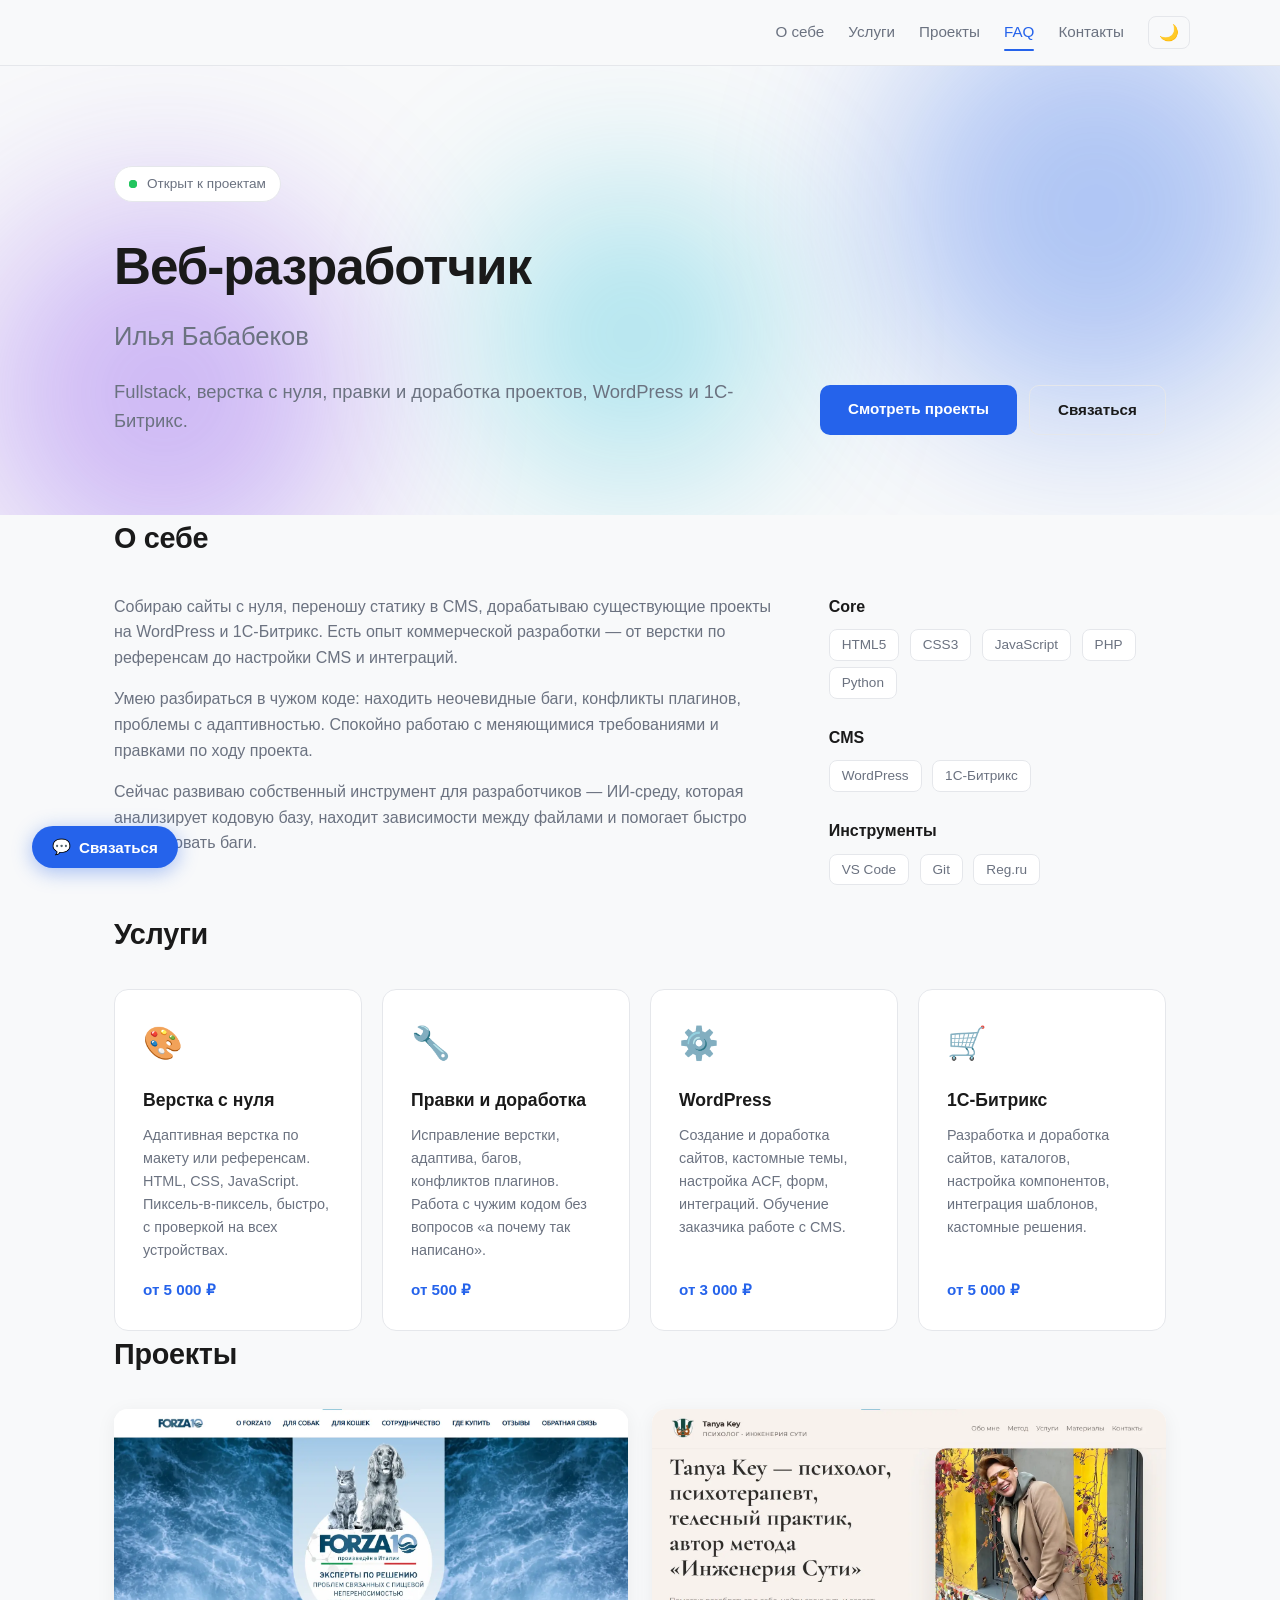
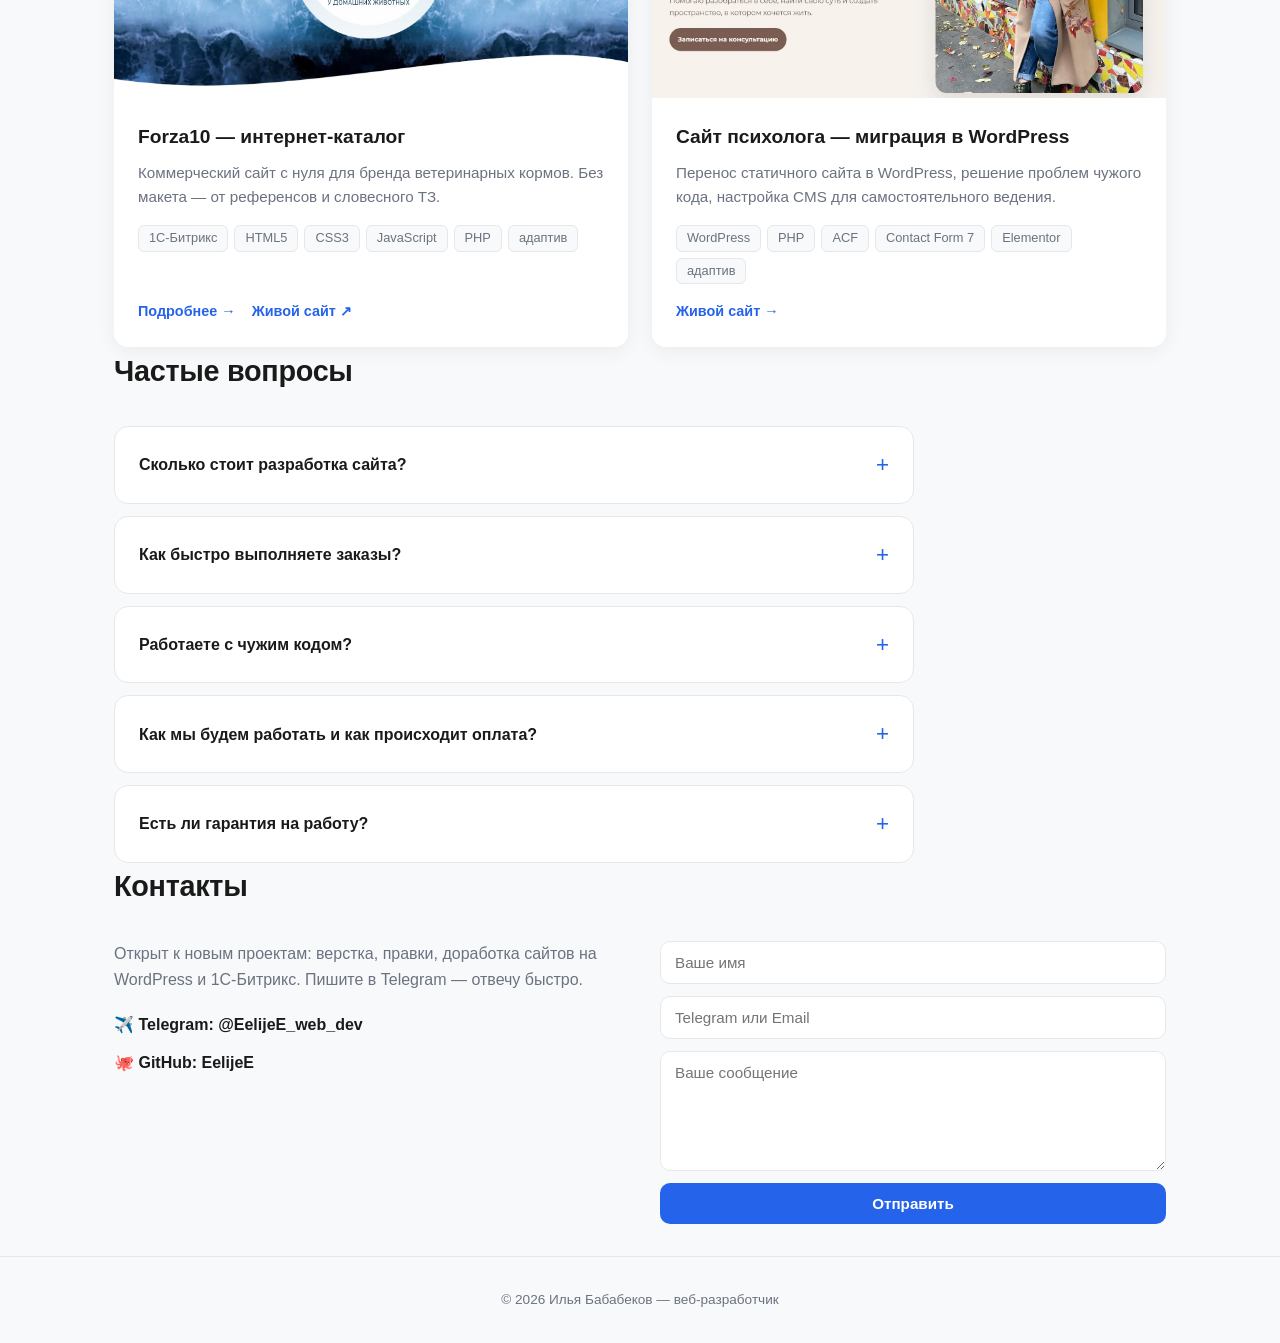
<file: index.html>
<!DOCTYPE html>
<html lang="ru" data-theme="light">
<head>
  <meta charset="UTF-8" />
  <meta name="viewport" content="width=device-width, initial-scale=1.0" />

  <title>Илья Бабабеков — Веб-разработчик</title>
  <meta name="description" content="Веб-разработчик. Верстка с нуля, правки и доработка сайтов на WordPress и 1С-Битрикс. Опыт коммерческой разработки." />
  <meta name="keywords" content="веб-разработчик, верстка, WordPress, 1С-Битрикс, фронтенд, HTML, CSS, JavaScript, PHP" />
  <meta name="author" content="Илья Бабабеков" />

  <!-- Open Graph — превью при отправке ссылки в Telegram, VK, WhatsApp -->
  <meta property="og:type" content="website" />
  <meta property="og:title" content="Илья Бабабеков — Веб-разработчик" />
  <meta property="og:description" content="Верстка с нуля, правки и доработка сайтов на WordPress и 1С-Битрикс." />
  <meta property="og:url" content="https://eelijee.github.io/" />
  <meta property="og:image" content="https://eelijee.github.io/images/og-preview.png" />
  <meta property="og:locale" content="ru_RU" />

  <!-- Twitter Card -->
  <meta name="twitter:card" content="summary_large_image" />
  <meta name="twitter:title" content="Илья Бабабеков — Веб-разработчик" />
  <meta name="twitter:description" content="Верстка с нуля, правки и доработка сайтов на WordPress и 1С-Битрикс." />
  <meta name="twitter:image" content="https://eelijee.github.io/images/og-preview.png" />

  <!-- Favicon -->
  <link rel="icon" type="image/svg+xml" href="favicon.svg" />

  <link rel="stylesheet" href="style.css" />
</head>
<body>

  <header>
    <div class="container nav">
      <a href="#" class="logo">
        <!-- Вставьте сюда ваш SVG-код логотипа -->
      </a>
<nav class="nav-links">
  <a href="#about">О себе</a>
  <a href="#services">Услуги</a>
  <a href="#projects">Проекты</a>
  <a href="#faq">FAQ</a>
  <a href="#contact">Контакты</a>
  <button class="theme-toggle" id="themeToggle" aria-label="Переключить тему">🌙</button>
</nav>
<button class="burger" id="burger" aria-label="Меню" aria-expanded="false">
  <span></span>
  <span></span>
  <span></span>
</button>
    </div>
  </header>
  <div class="mobile-menu" id="mobileMenu">
  <nav class="mobile-menu-links">
    <a href="#about" data-num="01">О себе</a>
    <a href="#services" data-num="02">Услуги</a>
    <a href="#projects" data-num="03">Проекты</a>
    <a href="#faq" data-num="04">FAQ</a>
    <a href="#contact" data-num="05">Контакты</a>
  </nav>
</div>

  <main>

<section class="hero">
  <div class="hero-bg">
    <div class="blob blob-1"></div>
    <div class="blob blob-2"></div>
    <div class="blob blob-3"></div>
  </div>

  <div class="hero-content container">
    <div class="hero-text">
      <div class="status-badge">
        <span class="status-dot"></span>
        Открыт к проектам
      </div>
      <h1>Веб-разработчик</h1>
      <h2>Илья Бабабеков</h2>
      <p class="subtitle">Fullstack, верстка с нуля, правки и доработка проектов, WordPress и 1С-Битрикс.</p>
    </div>
    <div class="hero-buttons">
      <a href="#projects" class="btn btn-primary">Смотреть проекты</a>
      <a href="#contact" class="btn btn-outline">Связаться</a>
    </div>
  </div>
</section>

    <section id="about" class="container reveal">
      <h2 class="section-title">О себе</h2>
      <div class="about-content">
        <div class="about-text">
          <p>
            Собираю сайты с нуля, переношу статику в CMS, дорабатываю существующие проекты
            на WordPress и 1С-Битрикс. Есть опыт коммерческой разработки — от верстки
            по референсам до настройки CMS и интеграций.
          </p>
          <p>
            Умею разбираться в чужом коде: находить неочевидные баги, конфликты плагинов,
            проблемы с адаптивностью. Спокойно работаю с меняющимися требованиями и
            правками по ходу проекта.
          </p>
          <p>
            Сейчас развиваю собственный инструмент для разработчиков — ИИ-среду, которая
            анализирует кодовую базу, находит зависимости между файлами и помогает
            быстро локализовать баги.
          </p>
        </div>
        <div class="skills">
          <div class="skills-group">
            <h3>Core</h3>
            <span class="skill-tag">HTML5</span>
            <span class="skill-tag">CSS3</span>
            <span class="skill-tag">JavaScript</span>
            <span class="skill-tag">PHP</span>
            <span class="skill-tag">Python</span>
          </div>
          <div class="skills-group">
            <h3>CMS</h3>
            <span class="skill-tag">WordPress</span>
            <span class="skill-tag">1С-Битрикс</span>
          </div>
          <div class="skills-group">
            <h3>Инструменты</h3>
            <span class="skill-tag">VS Code</span>
            <span class="skill-tag">Git</span>
            <span class="skill-tag">Reg.ru</span>
          </div>
        </div>
      </div>
    </section>

<section id="services" class="container reveal">
  <h2 class="section-title">Услуги</h2>
  <div class="services-grid">

    <div class="service-card">
      <div class="service-icon">🎨</div>
      <h3>Верстка с нуля</h3>
      <p>Адаптивная верстка по макету или референсам. HTML, CSS, JavaScript. Пиксель-в-пиксель, быстро, с проверкой на всех устройствах.</p>
      <span class="service-price">от 5 000 ₽</span>
    </div>

    <div class="service-card">
      <div class="service-icon">🔧</div>
      <h3>Правки и доработка</h3>
      <p>Исправление верстки, адаптива, багов, конфликтов плагинов. Работа с чужим кодом без вопросов «а почему так написано».</p>
      <span class="service-price">от 500 ₽</span>
    </div>

    <div class="service-card">
      <div class="service-icon">⚙️</div>
      <h3>WordPress</h3>
      <p>Создание и доработка сайтов, кастомные темы, настройка ACF, форм, интеграций. Обучение заказчика работе с CMS.</p>
      <span class="service-price">от 3 000 ₽</span>
    </div>

    <div class="service-card">
      <div class="service-icon">🛒</div>
      <h3>1С-Битрикс</h3>
      <p>Разработка и доработка сайтов, каталогов, настройка компонентов, интеграция шаблонов, кастомные решения.</p>
      <span class="service-price">от 5 000 ₽</span>
    </div>

  </div>
</section>

    <section id="projects" class="container reveal">
      <h2 class="section-title">Проекты</h2>
      <div class="projects-grid">

        <article class="project-card">
          <img src="images/forza10-preview.webp" alt="Forza10 — интернет-каталог" class="project-image" />
          <div class="project-body">
            <h3 class="project-title">Forza10 — интернет-каталог</h3>
            <p class="project-desc">
              Коммерческий сайт с нуля для бренда ветеринарных кормов. Без макета —
              от референсов и словесного ТЗ.
            </p>
            <div class="project-tags">
              <span>1С-Битрикс</span>
              <span>HTML5</span>
              <span>CSS3</span>
              <span>JavaScript</span>
              <span>PHP</span>
              <span>адаптив</span>
            </div>
<div class="project-links">
  <a href="projects/forza10.html">Подробнее →</a>
  <a href="https://форза10.рф" target="_blank" rel="noopener">Живой сайт ↗</a>
</div>
          </div>
        </article>

        <article class="project-card">
          <img src="images/psy-preview.webp" alt="Сайт психолога на WordPress" class="project-image" />
          <div class="project-body">
            <h3 class="project-title">Сайт психолога — миграция в WordPress</h3>
            <p class="project-desc">
              Перенос статичного сайта в WordPress, решение проблем чужого кода,
              настройка CMS для самостоятельного ведения.
            </p>
            <div class="project-tags">
              <span>WordPress</span>
              <span>PHP</span>
              <span>ACF</span>
              <span>Contact Form 7</span>
              <span>Elementor</span>
              <span>адаптив</span>
            </div>
            <div class="project-links">
              <a href="https://ingener-psy.ru" target="_blank" rel="noopener">Живой сайт →</a>
            </div>
          </div>
        </article>

      </div>
    </section>

<section id="faq" class="container reveal">
  <h2 class="section-title">Частые вопросы</h2>
  <div class="faq-list">

    <details class="faq-item">
      <summary>Сколько стоит разработка сайта?</summary>
      <p>Зависит от задачи. Верстка лендинга — от 5 000 ₽, правки — от 500 ₽, доработка на CMS — от 3 000 ₽. Точную цену скажу после обсуждения задачи. Напишите в Telegram — разберём.</p>
    </details>

    <details class="faq-item">
      <summary>Как быстро выполняете заказы?</summary>
      <p>Небольшие правки — 1–2 дня. Верстка или крупные доработки — обсуждаем сроки индивидуально. Обычно беру на себя реалистичные сроки и не срываю их.</p>
    </details>

    <details class="faq-item">
      <summary>Работаете с чужим кодом?</summary>
      <p>Да, это одна из моих сильных сторон. Разбираюсь в проектах, оставшихся от других разработчиков: нахожу баги, конфликты плагинов, проблемы с адаптивом. Аккуратно правлю, не ломая существующее.</p>
    </details>

    <details class="faq-item">
      <summary>Как мы будем работать и как происходит оплата?</summary>
      <p>Обсуждаем задачу в Telegram, я оцениваю сроки и стоимость. Работаю по предоплате 50% или поэтапной оплате. Все детали обсуждаем до старта — никаких сюрпризов в процессе.</p>
    </details>

    <details class="faq-item">
      <summary>Есть ли гарантия на работу?</summary>
      <p>Да. Если после сдачи обнаружатся баги, которые появились из-за моих правок — исправлю бесплатно в течение двух недель. Это стандартная практика для аккуратной работы.</p>
    </details>

  </div>
</section>

    <section id="contact" class="container reveal">
      <h2 class="section-title">Контакты</h2>
      <div class="contact-grid">
        <div class="contact-info">
          <p>
            Открыт к новым проектам: верстка, правки, доработка сайтов на WordPress
            и 1С-Битрикс. Пишите в Telegram — отвечу быстро.
          </p>
          <div class="contact-links">
            <a href="https://t.me/EelijeE_web_dev" target="_blank" rel="noopener">
              ✈️ Telegram: @EelijeE_web_dev
            </a>
            <a href="https://github.com/EelijeE" target="_blank" rel="noopener">
              🐙 GitHub: EelijeE
            </a>
          </div>
        </div>
        <form id="contact-form">
          <input type="text" name="name" placeholder="Ваше имя" required />
          <input type="text" name="contact" placeholder="Telegram или Email" required />
          <textarea name="message" placeholder="Ваше сообщение" required></textarea>
          <button type="submit" class="btn btn-primary">Отправить</button>
          <p class="form-status" id="form-status"></p>
        </form>
      </div>
    </section>

  </main>

  <footer>
    <div class="container">
      © 2026 Илья Бабабеков — веб-разработчик
    </div>
  </footer>
<!-- Прогресс-бар чтения -->
<div class="scroll-progress" id="scrollProgress"></div>

<!-- Кнопка «Наверх» -->
<button class="back-to-top" id="backToTop" aria-label="Наверх">↑</button>
<button class="floating-contact" id="floatingContact" aria-label="Связаться">
  <span>💬</span>
  <span class="floating-contact-label">Связаться</span>
</button>
  <script src="script.js"></script>
</body>
</html>
</file>
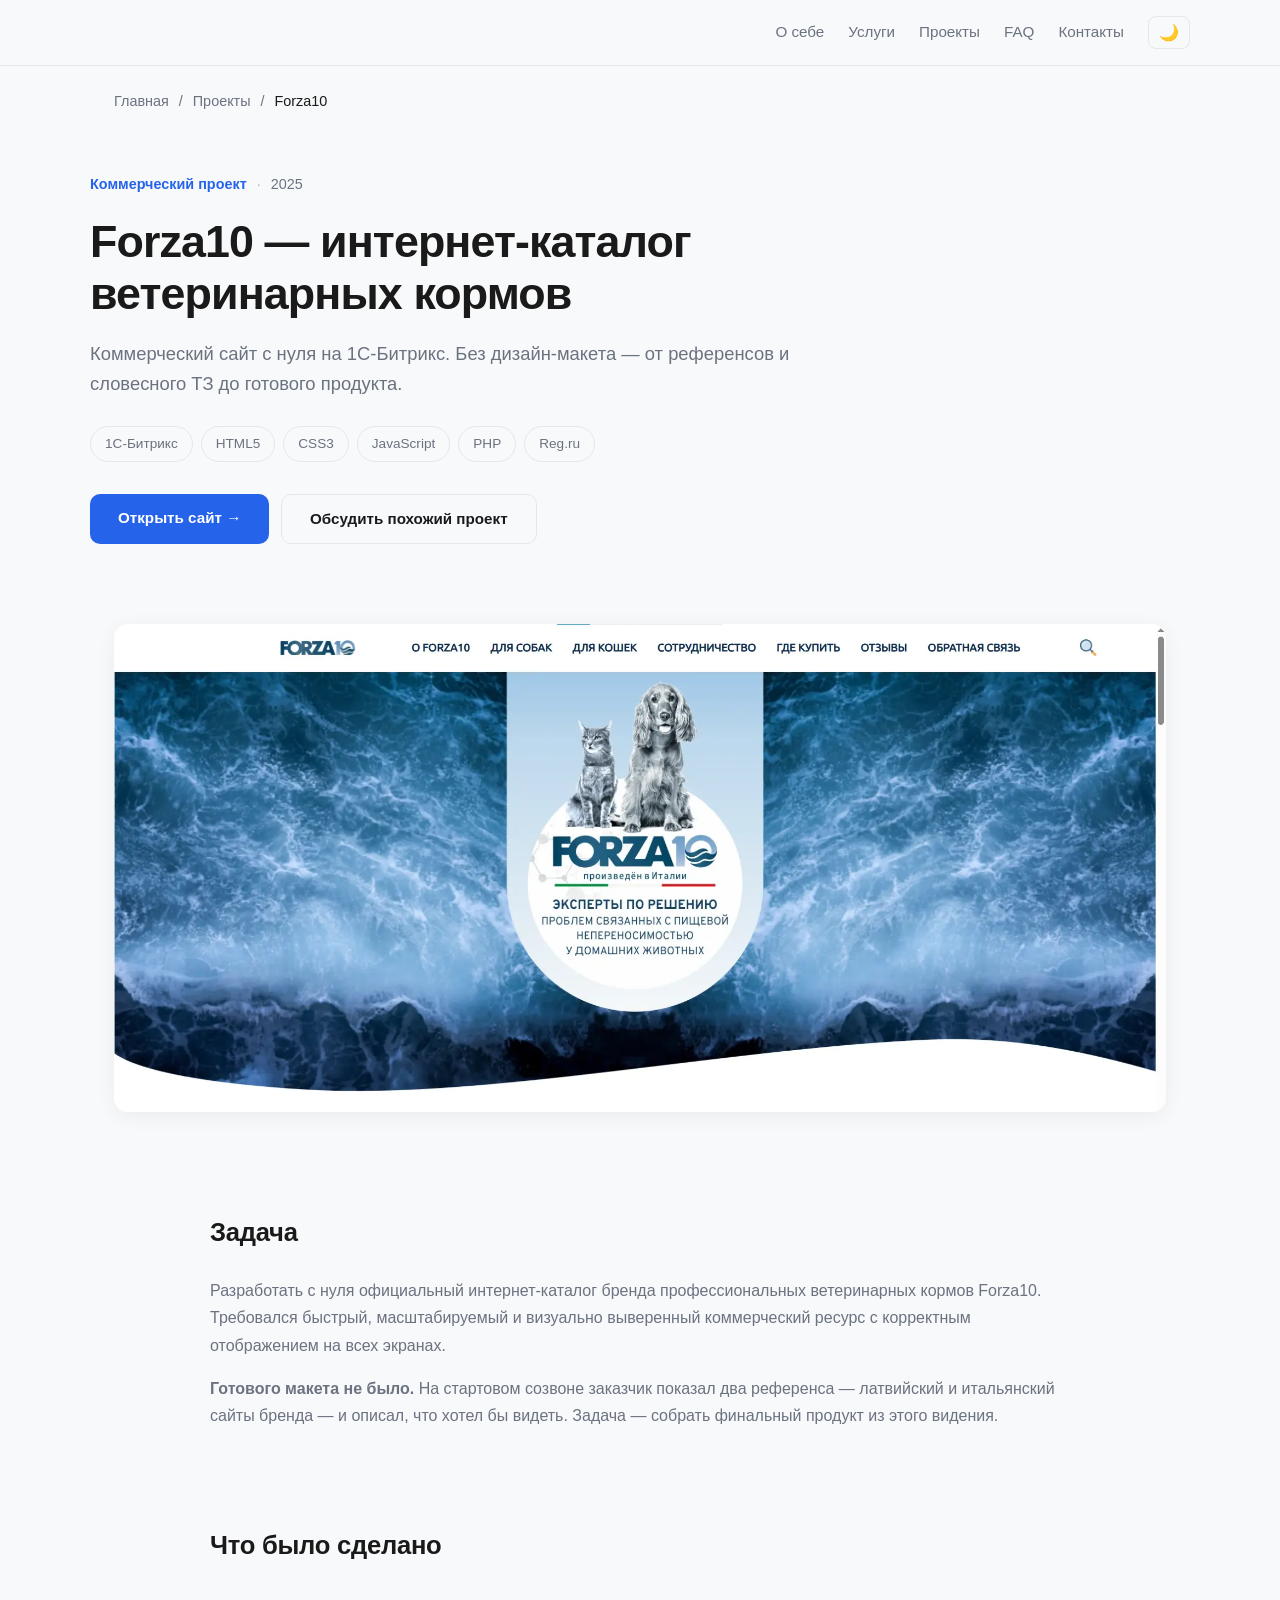
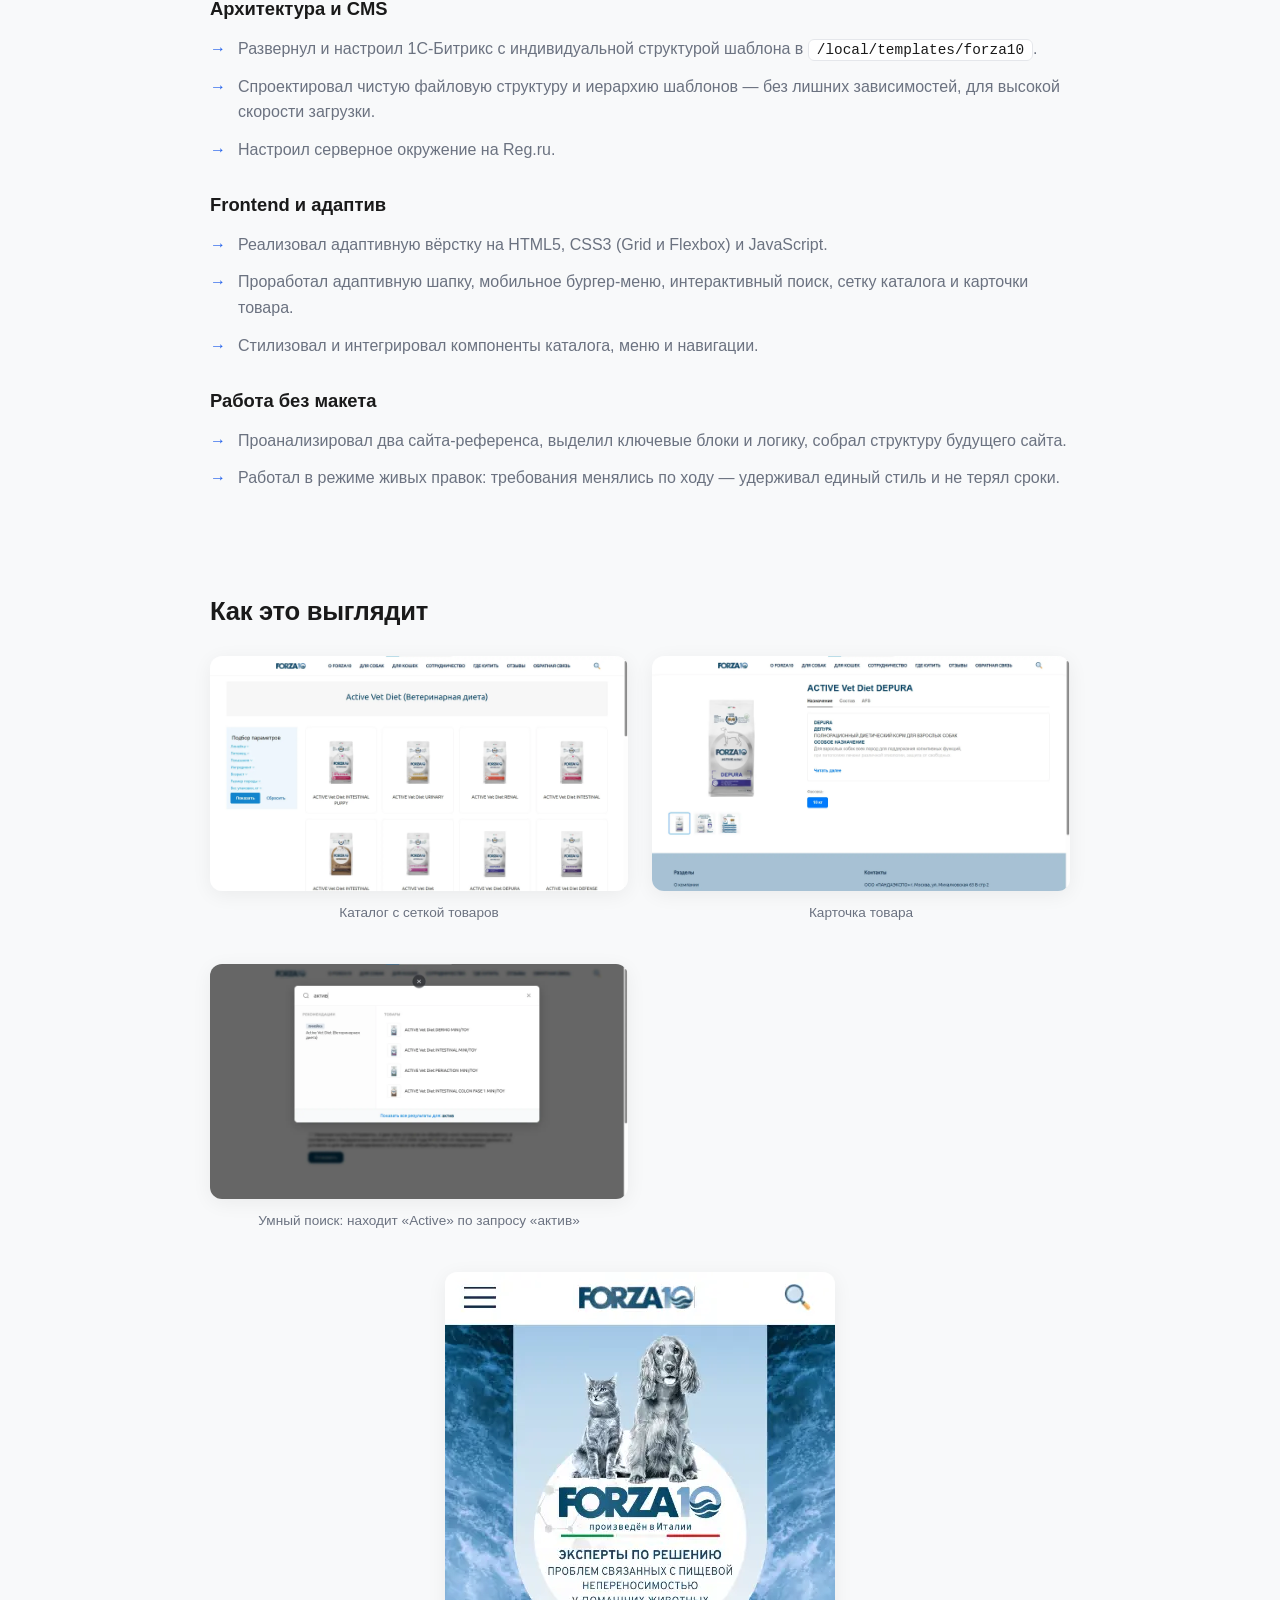
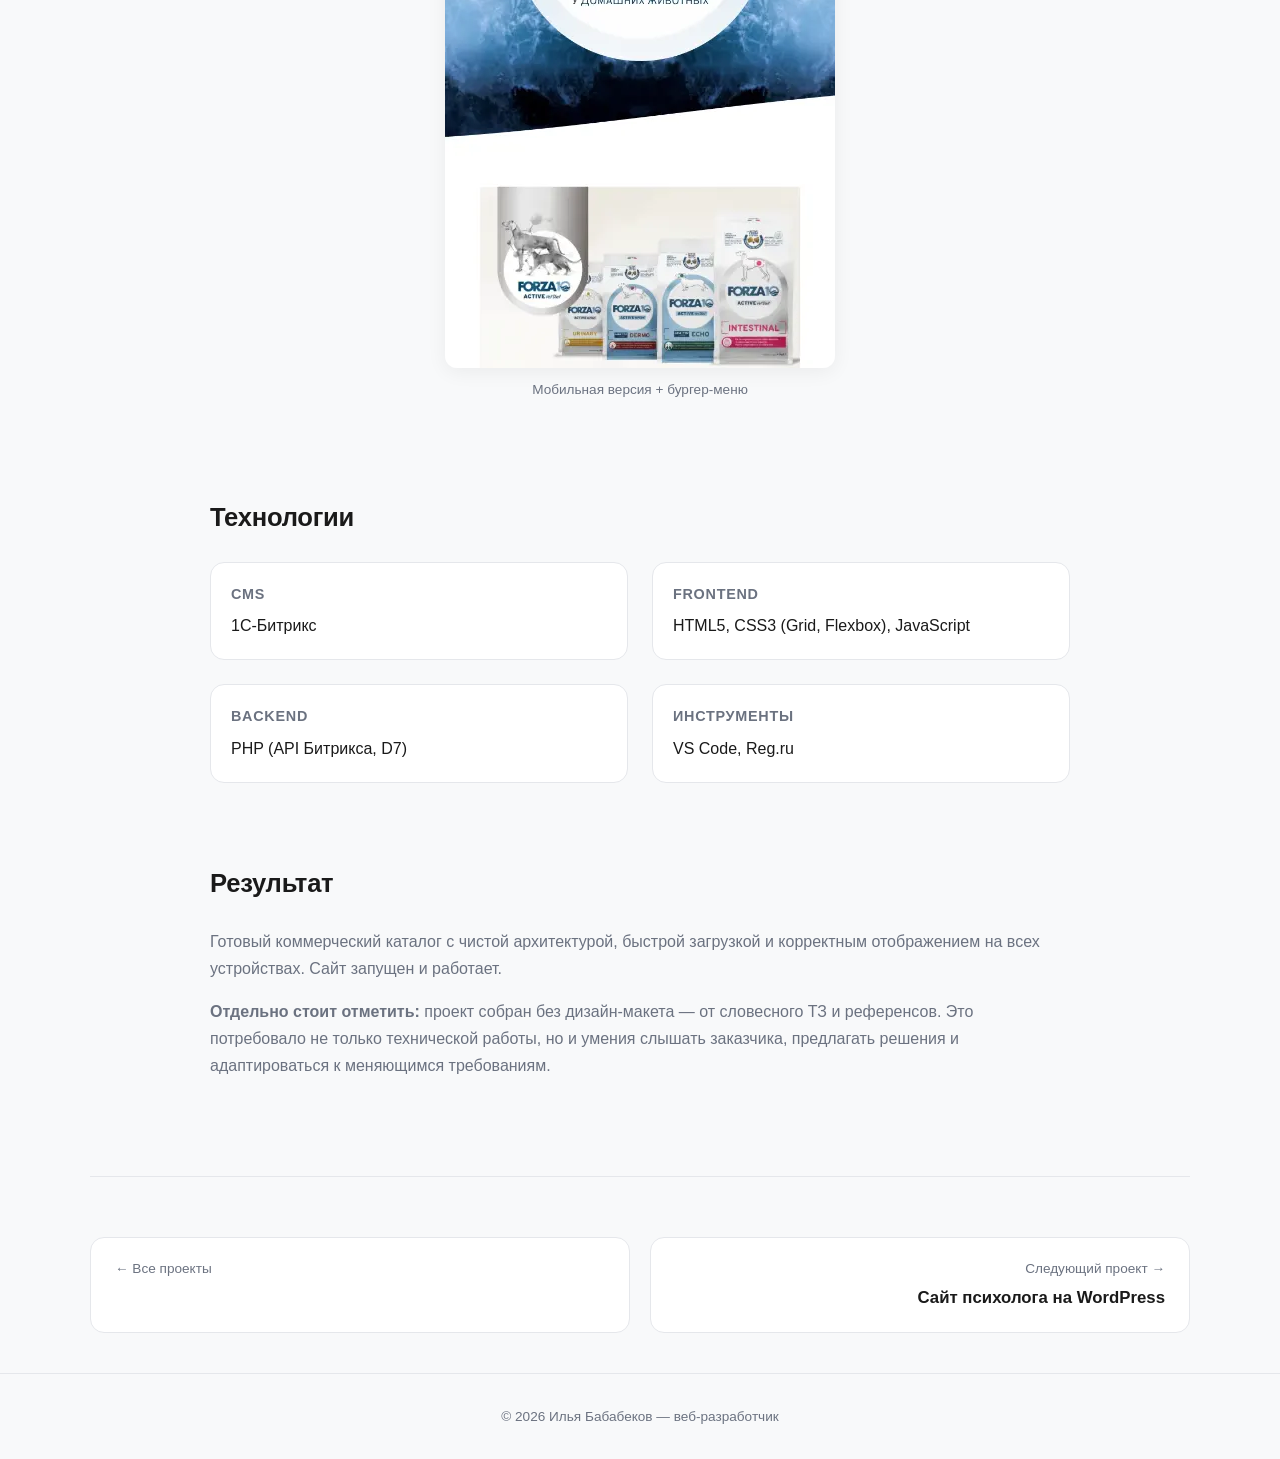
<file: projects/forza10.html>
<!DOCTYPE html>
<html lang="ru" data-theme="light">
<head>
  <meta charset="UTF-8" />
  <meta name="viewport" content="width=device-width, initial-scale=1.0" />
  <title>Forza10 — интернет-каталог | Илья Бабабеков</title>
  <meta name="description" content="Коммерческий сайт с нуля для бренда ветеринарных кормов на 1С-Битрикс. Без макета — от референсов и словесного ТЗ." />
  <link rel="icon" type="image/svg+xml" href="../favicon.svg" />
  <link rel="stylesheet" href="../style.css" />
</head>
<body>

  <header>
    <div class="container nav">
      <a href="../index.html" class="logo">
        <!-- Вставьте тот же SVG-код логотипа -->
      </a>
      <nav class="nav-links">
        <a href="../index.html#about">О себе</a>
        <a href="../index.html#services">Услуги</a>
        <a href="../index.html#projects">Проекты</a>
        <a href="../index.html#faq">FAQ</a>
        <a href="../index.html#contact">Контакты</a>
        <button class="theme-toggle" id="themeToggle" aria-label="Переключить тему">🌙</button>
      </nav>
      <button class="burger" id="burger" aria-label="Меню" aria-expanded="false">
        <span></span>
        <span></span>
        <span></span>
      </button>
    </div>
  </header>

  <div class="mobile-menu" id="mobileMenu">
    <nav class="mobile-menu-links">
      <a href="../index.html#about" data-num="01">О себе</a>
      <a href="../index.html#services" data-num="02">Услуги</a>
      <a href="../index.html#projects" data-num="03">Проекты</a>
      <a href="../index.html#faq" data-num="04">FAQ</a>
      <a href="../index.html#contact" data-num="05">Контакты</a>
    </nav>
  </div>

  <main>

    <!-- Breadcrumb -->
    <div class="container">
      <nav class="breadcrumb">
        <a href="../index.html">Главная</a>
        <span>/</span>
        <a href="../index.html#projects">Проекты</a>
        <span>/</span>
        <span class="current">Forza10</span>
      </nav>
    </div>

    <!-- Hero кейса -->
    <section class="case-hero container">
      <div class="case-hero-content reveal">
        <div class="case-meta">
          <span class="case-category">Коммерческий проект</span>
          <span class="case-dot">·</span>
          <span class="case-year">2025</span>
        </div>
        <h1>Forza10 — интернет-каталог ветеринарных кормов</h1>
        <p class="case-lead">
          Коммерческий сайт с нуля на 1С-Битрикс. Без дизайн-макета — от референсов
          и словесного ТЗ до готового продукта.
        </p>
        <div class="case-tags">
          <span>1С-Битрикс</span>
          <span>HTML5</span>
          <span>CSS3</span>
          <span>JavaScript</span>
          <span>PHP</span>
          <span>Reg.ru</span>
        </div>
        <div class="case-actions">
          <a href="https://форза10.рф" target="_blank" rel="noopener" class="btn btn-primary">Открыть сайт →</a>
          <a href="../index.html#contact" class="btn btn-outline">Обсудить похожий проект</a>
        </div>
      </div>
    </section>

    <!-- Обложка -->
    <section class="container reveal">
      <div class="case-cover">
        <img src="../images/forza10-preview.webp" alt="Главная страница Forza10" />
      </div>
    </section>

    <!-- Задача -->
    <section class="container case-section reveal">
      <h2>Задача</h2>
      <p>
        Разработать с нуля официальный интернет-каталог бренда профессиональных
        ветеринарных кормов Forza10. Требовался быстрый, масштабируемый и визуально
        выверенный коммерческий ресурс с корректным отображением на всех экранах.
      </p>
      <p>
        <strong>Готового макета не было.</strong> На стартовом созвоне заказчик показал
        два референса — латвийский и итальянский сайты бренда — и описал, что хотел
        бы видеть. Задача — собрать финальный продукт из этого видения.
      </p>
    </section>

    <!-- Что было сделано -->
    <section class="container case-section reveal">
      <h2>Что было сделано</h2>

      <h3>Архитектура и CMS</h3>
      <ul>
        <li>Развернул и настроил 1С-Битрикс с индивидуальной структурой шаблона в <code>/local/templates/forza10</code>.</li>
        <li>Спроектировал чистую файловую структуру и иерархию шаблонов — без лишних зависимостей, для высокой скорости загрузки.</li>
        <li>Настроил серверное окружение на Reg.ru.</li>
      </ul>

      <h3>Frontend и адаптив</h3>
      <ul>
        <li>Реализовал адаптивную вёрстку на HTML5, CSS3 (Grid и Flexbox) и JavaScript.</li>
        <li>Проработал адаптивную шапку, мобильное бургер-меню, интерактивный поиск, сетку каталога и карточки товара.</li>
        <li>Стилизовал и интегрировал компоненты каталога, меню и навигации.</li>
      </ul>

      <h3>Работа без макета</h3>
      <ul>
        <li>Проанализировал два сайта-референса, выделил ключевые блоки и логику, собрал структуру будущего сайта.</li>
        <li>Работал в режиме живых правок: требования менялись по ходу — удерживал единый стиль и не терял сроки.</li>
      </ul>
    </section>

    <!-- Галерея -->
    <section class="container case-section reveal">
      <h2>Как это выглядит</h2>
      <div class="case-gallery">
        <div class="case-gallery-item">
          <img src="../images/forza10-catalog.webp" alt="Каталог товаров" />
          <p class="case-caption">Каталог с сеткой товаров</p>
        </div>
        <div class="case-gallery-item">
          <img src="../images/forza10-card.webp" alt="Карточка товара" />
          <p class="case-caption">Карточка товара</p>
        </div>
        <div class="case-gallery-item">
          <img src="../images/forza10-search.webp" alt="Умный поиск" />
          <p class="case-caption">Умный поиск: находит «Active» по запросу «актив»</p>
        </div>
        <div class="case-gallery-item case-gallery-mobile">
          <img src="../images/forza10-mobile.webp" alt="Мобильная версия" />
          <p class="case-caption">Мобильная версия + бургер-меню</p>
        </div>
      </div>
    </section>

    <!-- Технологии -->
    <section class="container case-section reveal">
      <h2>Технологии</h2>
      <div class="case-tech-grid">
        <div>
          <h4>CMS</h4>
          <p>1С-Битрикс</p>
        </div>
        <div>
          <h4>Frontend</h4>
          <p>HTML5, CSS3 (Grid, Flexbox), JavaScript</p>
        </div>
        <div>
          <h4>Backend</h4>
          <p>PHP (API Битрикса, D7)</p>
        </div>
        <div>
          <h4>Инструменты</h4>
          <p>VS Code, Reg.ru</p>
        </div>
      </div>
    </section>

    <!-- Результат -->
    <section class="container case-section reveal">
      <h2>Результат</h2>
      <p>
        Готовый коммерческий каталог с чистой архитектурой, быстрой загрузкой
        и корректным отображением на всех устройствах. Сайт запущен и работает.
      </p>
      <p>
        <strong>Отдельно стоит отметить:</strong> проект собран без дизайн-макета —
        от словесного ТЗ и референсов. Это потребовало не только технической работы,
        но и умения слышать заказчика, предлагать решения и адаптироваться
        к меняющимся требованиям.
      </p>
    </section>

    <!-- Навигация между кейсами -->
    <section class="container case-nav reveal">
      <a href="../index.html#projects" class="case-nav-item">
        <span class="case-nav-label">← Все проекты</span>
      </a>
      <a href="psy.html" class="case-nav-item case-nav-next">
        <span class="case-nav-label">Следующий проект →</span>
        <span class="case-nav-title">Сайт психолога на WordPress</span>
      </a>
    </section>

  </main>

  <footer>
    <div class="container">
      © 2026 Илья Бабабеков — веб-разработчик
    </div>
  </footer>

  <button class="back-to-top" id="backToTop" aria-label="Наверх">↑</button>
  <div class="scroll-progress" id="scrollProgress"></div>

  <script src="../script.js"></script>
</body>
</html>
</file>
<file: style.css>
:root {
  --bg: #f8f9fa;
  --bg-card: #ffffff;
  --text: #1a1a1a;
  --text-muted: #6b7280;
  --accent: #2563eb;
  --accent-hover: #1d4ed8;
  --border: #e5e7eb;
  --shadow: 0 4px 20px rgba(0, 0, 0, 0.06);
  --shadow-hover: 0 8px 30px rgba(0, 0, 0, 0.12);
  --radius: 14px;
  --transition: 0.3s ease;
}

[data-theme="dark"] {
  --bg: #0f172a;
  --bg-card: #1e293b;
  --text: #e2e8f0;
  --text-muted: #94a3b8;
  --accent: #60a5fa;
  --accent-hover: #93c5fd;
  --border: #334155;
  --shadow: 0 4px 20px rgba(0, 0, 0, 0.3);
  --shadow-hover: 0 8px 30px rgba(0, 0, 0, 0.5);
}

* {
  margin: 0;
  padding: 0;
  box-sizing: border-box;
}

html {
  scroll-behavior: smooth;
}

body {
  font-family: -apple-system, BlinkMacSystemFont, "Segoe UI", Roboto, Helvetica,
    Arial, sans-serif;
  background: var(--bg);
  color: var(--text);
  line-height: 1.6;
  transition: background var(--transition), color var(--transition);
}

.container {
  max-width: 1100px;
  margin: 0 auto;
  padding: 0 24px;
}

/* Header */
header {
  position: sticky;
  top: 0;
  z-index: 200;
  background: var(--bg);
  border-bottom: 1px solid var(--border);
  backdrop-filter: blur(10px);
}

.nav {
  display: flex;
  justify-content: space-between;
  align-items: center;
  padding: 16px 0;
}

/* ============ Бургер-кнопка ============ */
.burger {
  display: none;
  width: 44px;
  height: 44px;
  background: none;
  border: none;
  cursor: pointer;
  position: relative;
  z-index: 200;
  padding: 0;
  align-items: center;
  justify-content: center;
  flex-direction: column;
  gap: 6px;
}

.burger span {
  display: block;
  width: 26px;
  height: 2px;
  background: var(--text);
  border-radius: 2px;
  transition: transform 0.4s cubic-bezier(0.68, -0.55, 0.27, 1.55),
              opacity 0.3s ease,
              width 0.3s ease;
  transform-origin: center;
}

/* Превращение в крестик */
.burger.open span:nth-child(1) {
  transform: translateY(8px) rotate(45deg);
}

.burger.open span:nth-child(2) {
  opacity: 0;
  transform: scaleX(0);
}

.burger.open span:nth-child(3) {
  transform: translateY(-8px) rotate(-45deg);
}

/* ============ Мобильное меню ============ */
.mobile-menu {
  position: fixed;
  inset: 0;
  background: var(--bg);
  z-index: 150;
  display: flex;
  align-items: center;
  justify-content: center;
  padding: 40px 24px;
  opacity: 0;
  visibility: hidden;
  transition: opacity 0.4s ease, visibility 0.4s ease;
  backdrop-filter: blur(20px);
}

.mobile-menu.open {
  opacity: 1;
  visibility: visible;
}

.mobile-menu-links {
  display: flex;
  flex-direction: column;
  gap: 12px;
  width: 100%;
  max-width: 400px;
}

.mobile-menu-links a {
  display: flex;
  align-items: baseline;
  gap: 16px;
  padding: 16px 0;
  border-bottom: 1px solid var(--border);
  color: var(--text);
  text-decoration: none;
  font-size: 1.5rem;
  font-weight: 700;
  letter-spacing: -0.02em;
  opacity: 0;
  transform: translateY(20px);
  transition: opacity 0.4s ease, transform 0.4s ease, color 0.2s ease;
  position: relative;
}

.mobile-menu.open .mobile-menu-links a {
  opacity: 1;
  transform: translateY(0);
}

.mobile-menu.open .mobile-menu-links a:nth-child(1) { transition-delay: 0.1s; }
.mobile-menu.open .mobile-menu-links a:nth-child(2) { transition-delay: 0.18s; }
.mobile-menu.open .mobile-menu-links a:nth-child(3) { transition-delay: 0.26s; }
.mobile-menu.open .mobile-menu-links a:nth-child(4) { transition-delay: 0.34s; }
.mobile-menu.open .mobile-menu-links a:nth-child(5) { transition-delay: 0.42s; }

.mobile-menu-links a::before {
  content: attr(data-num);
  font-size: 0.75rem;
  font-weight: 600;
  color: var(--accent);
  letter-spacing: 0.05em;
  opacity: 0.7;
  flex-shrink: 0;
}

.mobile-menu-links a:hover {
  color: var(--accent);
}

/* Показываем бургер только на мобильных */
@media (max-width: 768px) {
  .burger { display: flex; }
}

.logo {
  display: flex;
  align-items: center;
  color: var(--text);
  text-decoration: none;
}

.logo svg {
  height: 32px;
  width: auto;
  display: block;
}

.nav-links {
  display: flex;
  gap: 24px;
  align-items: center;
}

.nav-links a {
  color: var(--text-muted);
  text-decoration: none;
  font-size: 0.95rem;
  transition: color var(--transition);
}

.nav-links a:hover {
  color: var(--accent);
}

.theme-toggle {
  background: none;
  border: 1px solid var(--border);
  border-radius: 8px;
  padding: 6px 10px;
  cursor: pointer;
  font-size: 1rem;
  color: var(--text);
  transition: all var(--transition);
}

.theme-toggle:hover {
  border-color: var(--accent);
}

/* Hero */
.hero {
  padding: 100px 0 80px;
  position: relative;
  overflow: hidden;
}

.hero-bg {
  position: absolute;
  inset: -100px;
  pointer-events: none;
  z-index: 0;
  will-change: transform;
}

.blob {
  position: absolute;
  border-radius: 50%;
  filter: blur(90px);
  opacity: 0.35;
  will-change: transform;
  animation: float 15s ease-in-out infinite;
}

[data-theme="dark"] .blob { opacity: 0.4; }

.blob-1 {
  width: 420px;
  height: 420px;
  background: #2563eb;
  top: 5%;
  right: 5%;
  animation-delay: 0s;
}

.blob-2 {
  width: 380px;
  height: 380px;
  background: #7c3aed;
  bottom: 5%;
  left: 5%;
  animation-delay: -7s;
}

.blob-3 {
  width: 280px;
  height: 280px;
  background: #06b6d4;
  top: 35%;
  left: 40%;
  animation-delay: -14s;
}

/* Постоянное плавание пятен */
@keyframes float {
  0%, 100% { transform: translate(0, 0) scale(1); }
  33%      { transform: translate(40px, -30px) scale(1.08); }
  66%      { transform: translate(-30px, 25px) scale(0.94); }
}

.hero-content {
  position: relative;
  z-index: 1;
  display: flex;
  justify-content: space-between;
  align-items: flex-end;
  gap: 40px;
}

.hero-text h1 {
  font-size: clamp(2rem, 5vw, 3.2rem);
  font-weight: 800;
  letter-spacing: -0.02em;
  margin-bottom: 8px;
}

.hero-text h2 {
  font-size: clamp(1.2rem, 2.5vw, 1.6rem);
  font-weight: 500;
  color: var(--text-muted);
  margin-bottom: 20px;
}

.hero .subtitle {
  font-size: 1.15rem;
  color: var(--text-muted);
  max-width: 640px;
  margin: 0;
}

.hero-buttons {
  display: flex;
  gap: 12px;
  flex-shrink: 0;
}

/* Пульсирующий бейдж */
.status-badge {
  display: inline-flex;
  align-items: center;
  gap: 10px;
  padding: 6px 14px;
  background: var(--bg-card);
  border: 1px solid var(--border);
  border-radius: 100px;
  font-size: 0.85rem;
  color: var(--text-muted);
  margin-bottom: 24px;
}

.status-dot {
  width: 8px;
  height: 8px;
  border-radius: 50%;
  background: #22c55e;
  position: relative;
  flex-shrink: 0;
}

.status-dot::after {
  content: '';
  position: absolute;
  inset: 0;
  border-radius: 50%;
  background: #22c55e;
  animation: pulse 2s infinite;
}

@keyframes pulse {
  0%   { transform: scale(1);   opacity: 0.7; }
  70%  { transform: scale(2.5); opacity: 0; }
  100% { transform: scale(2.5); opacity: 0; }
}

.btn {
  display: inline-block;
  padding: 12px 28px;
  border-radius: 10px;
  font-weight: 600;
  font-size: 0.95rem;
  text-decoration: none;
  transition: all var(--transition);
  border: none;
  cursor: pointer;
}

.btn-primary {
  background: var(--accent);
  color: #fff;
}

.btn-primary:hover {
  background: var(--accent-hover);
}

.btn-outline {
  background: transparent;
  color: var(--text);
  border: 1px solid var(--border);
}

.btn-outline:hover {
  border-color: var(--accent);
  color: var(--accent);
}

/* Sections */
section {
  padding: 60px 0;
}

.section-title {
  font-size: 1.8rem;
  font-weight: 700;
  margin-bottom: 32px;
  letter-spacing: -0.01em;
}

/* About */
.about-content {
  display: grid;
  grid-template-columns: 2fr 1fr;
  gap: 40px;
  align-items: start;
}

.about-text p {
  margin-bottom: 16px;
  color: var(--text-muted);
}

.skills-group {
  margin-bottom: 20px;
}

.skills-group h3 {
  font-size: 1rem;
  margin-bottom: 10px;
  color: var(--text);
}

.skill-tag {
  display: inline-block;
  background: var(--bg-card);
  border: 1px solid var(--border);
  border-radius: 8px;
  padding: 4px 12px;
  font-size: 0.85rem;
  margin: 0 6px 6px 0;
  color: var(--text-muted);
}

/* Projects */
.projects-grid {
  display: grid;
  grid-template-columns: repeat(2, 1fr);
  gap: 24px;
}

.project-card {
  background: var(--bg-card);
  border-radius: var(--radius);
  overflow: hidden;
  box-shadow: var(--shadow);
  transition: all var(--transition);
  display: flex;
  flex-direction: column;
}

.project-card:hover {
  transform: translateY(-4px);
  box-shadow: var(--shadow-hover);
}

.project-image {
  width: 100%;
  aspect-ratio: 16 / 9;
  object-fit: cover;
  background: var(--border);
  display: block;
}

.project-body {
  padding: 24px;
  flex: 1;
  display: flex;
  flex-direction: column;
}

.project-title {
  font-size: 1.2rem;
  font-weight: 700;
  margin-bottom: 8px;
}

.project-desc {
  color: var(--text-muted);
  font-size: 0.95rem;
  margin-bottom: 16px;
}

.project-tags {
  display: flex;
  flex-wrap: wrap;
  gap: 6px;
  margin-bottom: 16px;
}

.project-tags span {
  background: var(--bg);
  border: 1px solid var(--border);
  border-radius: 6px;
  padding: 2px 10px;
  font-size: 0.8rem;
  color: var(--text-muted);
}

.project-links {
  margin-top: auto;
  display: flex;
  gap: 16px;
  flex-wrap: wrap;
  align-items: center;
}

.project-links a {
  color: var(--accent);
  text-decoration: none;
  font-weight: 600;
  font-size: 0.9rem;
  transition: opacity 0.2s ease;
}

.project-links a:hover {
  opacity: 0.8;
  text-decoration: underline;
}

/* Contact */
.contact-grid {
  display: grid;
  grid-template-columns: 1fr 1fr;
  gap: 40px;
  align-items: start;
}

.contact-info p {
  color: var(--text-muted);
  margin-bottom: 20px;
}

.contact-links {
  display: flex;
  flex-direction: column;
  gap: 12px;
}

.contact-links a {
  color: var(--text);
  text-decoration: none;
  font-weight: 600;
  display: flex;
  align-items: center;
  gap: 10px;
  transition: color var(--transition);
}

.contact-links a:hover {
  color: var(--accent);
}

form {
  display: flex;
  flex-direction: column;
  gap: 12px;
}

input,
textarea {
  width: 100%;
  padding: 12px 14px;
  border: 1px solid var(--border);
  border-radius: 10px;
  background: var(--bg-card);
  color: var(--text);
  font-family: inherit;
  font-size: 0.95rem;
  transition: border-color var(--transition);
}

input:focus,
textarea:focus {
  outline: none;
  border-color: var(--accent);
}

textarea {
  resize: vertical;
  min-height: 120px;
}

.form-status {
  font-size: 0.9rem;
  color: var(--text-muted);
  min-height: 20px;
}

/* Footer */
footer {
  border-top: 1px solid var(--border);
  padding: 32px 0;
  text-align: center;
  color: var(--text-muted);
  font-size: 0.85rem;
}

/* Reveal animation */
.reveal {
  opacity: 0;
  transform: translateY(24px);
  transition: opacity 0.6s ease, transform 0.6s ease;
}

.reveal.visible {
  opacity: 1;
  transform: translateY(0);
}

/* Responsive */
@media (max-width: 768px) {
  .about-content,
  .contact-grid {
    grid-template-columns: 1fr;
  }

  .projects-grid {
    grid-template-columns: 1fr;
  }

  .nav-links {
    gap: 12px;
  }

  .nav-links a:not(.theme-toggle) {
    display: none;
  }

.hero {
  padding: 60px 0 40px;
}

.hero-content {
  flex-direction: column;
  align-items: flex-start;
  gap: 24px;
}

  section {
    padding: 40px 0;
  }
}

/* Кастомный скроллбар */
::-webkit-scrollbar {
  width: 10px;
}

::-webkit-scrollbar-track {
  background: var(--bg);
}

::-webkit-scrollbar-thumb {
  background: var(--border);
  border-radius: 5px;
}

::-webkit-scrollbar-thumb:hover {
  background: var(--text-muted);
}

/* Авто-тема: если пользователь ещё не выбирал — берём из системы */
@media (prefers-color-scheme: dark) {
  html:not([data-theme-user]) {
    --bg: #0f172a;
    --bg-card: #1e293b;
    --text: #e2e8f0;
    --text-muted: #94a3b8;
    --accent: #60a5fa;
    --accent-hover: #93c5fd;
    --border: #334155;
    --shadow: 0 4px 20px rgba(0, 0, 0, 0.3);
    --shadow-hover: 0 8px 30px rgba(0, 0, 0, 0.5);
  }
}

/* Плавное появление картинок */
.project-image {
  transition: transform 0.4s ease, opacity 0.4s ease;
}

.project-card:hover .project-image {
  transform: scale(1.03);
}

/* ============ Прогресс-бар чтения ============ */
.scroll-progress {
  position: fixed;
  top: 0;
  left: 0;
  height: 3px;
  width: 0%;
  background: var(--accent);
  z-index: 999;
  transition: width 0.1s ease;
}

/* ============ Кнопка «Наверх» ============ */
.back-to-top {
  position: fixed;
  bottom: 32px;
  right: 32px;
  width: 48px;
  height: 48px;
  border-radius: 50%;
  background: var(--accent);
  color: #fff;
  border: none;
  font-size: 1.4rem;
  cursor: pointer;
  display: flex;
  align-items: center;
  justify-content: center;
  opacity: 0;
  visibility: hidden;
  transform: translateY(12px);
  transition: all 0.3s ease;
  box-shadow: 0 4px 20px rgba(37, 99, 235, 0.4);
  z-index: 90;
}

.back-to-top.visible {
  opacity: 1;
  visibility: visible;
  transform: translateY(0);
}

.back-to-top:hover {
  background: var(--accent-hover);
  transform: translateY(-3px);
  box-shadow: 0 6px 25px rgba(37, 99, 235, 0.5);
}

/* ============ Stagger-анимация ============ */
.reveal-stagger > * {
  opacity: 0;
  transform: translateY(20px);
  transition: opacity 0.5s ease, transform 0.5s ease;
}

.reveal-stagger.visible > * {
  opacity: 1;
  transform: translateY(0);
}

/* Задержки для элементов по очереди */
.reveal-stagger.visible > *:nth-child(1) {
  transition-delay: 0.05s;
}
.reveal-stagger.visible > *:nth-child(2) {
  transition-delay: 0.15s;
}
.reveal-stagger.visible > *:nth-child(3) {
  transition-delay: 0.25s;
}
.reveal-stagger.visible > *:nth-child(4) {
  transition-delay: 0.35s;
}
.reveal-stagger.visible > *:nth-child(5) {
  transition-delay: 0.45s;
}
.reveal-stagger.visible > *:nth-child(6) {
  transition-delay: 0.55s;
}

/* ============ Tilt на карточках ============ */
.project-card {
  transform-style: preserve-3d;
  will-change: transform;
}

/* На мобильных tilt отключаем */
@media (hover: none) {
  .project-card {
    transform: none !important;
  }
}

/* ============ Scroll-spy (активная ссылка в навигации) ============ */
.nav-links a {
  position: relative;
}

.nav-links a.active {
  color: var(--accent);
}

.nav-links a.active::after {
  content: "";
  position: absolute;
  bottom: -6px;
  left: 0;
  right: 0;
  height: 2px;
  background: var(--accent);
  border-radius: 2px;
}

/* ============ Магнитные кнопки ============ */
.btn {
  transition: background 0.3s ease, color 0.3s ease, border-color 0.3s ease,
    box-shadow 0.3s ease;
  will-change: transform;
}

/* На мобильных магнитный эффект отключаем */
@media (hover: none) {
  .btn {
    transform: none !important;
  }
}

/* ============ Плавающая кнопка «Связаться» ============ */
.floating-contact {
  position: fixed;
  bottom: 32px;
  left: 32px;
  display: flex;
  align-items: center;
  gap: 8px;
  padding: 12px 20px;
  background: var(--accent);
  color: #fff;
  border: none;
  border-radius: 100px;
  font-size: 0.95rem;
  font-weight: 600;
  cursor: pointer;
  box-shadow: 0 4px 20px rgba(37, 99, 235, 0.4);
  transition: all 0.3s ease;
  z-index: 90;
}

.floating-contact:hover {
  background: var(--accent-hover);
  transform: translateY(-3px);
  box-shadow: 0 6px 25px rgba(37, 99, 235, 0.5);
}

.floating-contact-label {
  display: inline;
}

@media (max-width: 600px) {
  .floating-contact {
    bottom: 24px;
    left: 24px;
    padding: 14px;
    border-radius: 50%;
    width: 52px;
    height: 52px;
    justify-content: center;
  }

  .floating-contact-label { display: none; }
}

/* ============ Услуги ============ */
.services-grid {
  display: grid;
  grid-template-columns: repeat(4, 1fr);
  gap: 20px;
}

.service-card {
  background: var(--bg-card);
  border: 1px solid var(--border);
  border-radius: var(--radius);
  padding: 28px;
  transition: all 0.3s ease;
  display: flex;
  flex-direction: column;
}

.service-card:hover {
  border-color: var(--accent);
  transform: translateY(-4px);
  box-shadow: var(--shadow-hover);
}

.service-icon {
  font-size: 2rem;
  margin-bottom: 16px;
}

.service-card h3 {
  font-size: 1.1rem;
  font-weight: 700;
  margin-bottom: 10px;
}

.service-card p {
  font-size: 0.9rem;
  color: var(--text-muted);
  line-height: 1.6;
  flex: 1;
  margin-bottom: 16px;
}

.service-price {
  font-size: 0.95rem;
  font-weight: 700;
  color: var(--accent);
}

/* ============ FAQ ============ */
.faq-list {
  display: flex;
  flex-direction: column;
  gap: 12px;
  max-width: 800px;
}

.faq-item {
  background: var(--bg-card);
  border: 1px solid var(--border);
  border-radius: var(--radius);
  padding: 0;
  transition: border-color 0.3s ease;
}

.faq-item[open] {
  border-color: var(--accent);
}

.faq-item summary {
  padding: 20px 24px;
  cursor: pointer;
  font-weight: 600;
  font-size: 1rem;
  list-style: none;
  display: flex;
  justify-content: space-between;
  align-items: center;
  gap: 16px;
}

.faq-item summary::-webkit-details-marker { display: none; }

.faq-item summary::after {
  content: '+';
  font-size: 1.4rem;
  color: var(--accent);
  font-weight: 400;
  transition: transform 0.3s ease;
  flex-shrink: 0;
}

.faq-item[open] summary::after {
  transform: rotate(45deg);
}

.faq-item p {
  padding: 0 24px 20px;
  color: var(--text-muted);
  font-size: 0.95rem;
  line-height: 1.6;
}

/* Буква за буквой в FAQ */
.faq-char {
  display: inline-block;
  opacity: 0;
  transform: translateY(4px);
  animation: char-appear 0.3s ease forwards;
}

@keyframes char-appear {
  to {
    opacity: 1;
    transform: translateY(0);
  }
}

/* Уважаем reduced-motion — если у пользователя отключены анимации */
@media (prefers-reduced-motion: reduce) {
  .faq-char {
    opacity: 1;
    transform: none;
    animation: none;
  }
  .burger span,
  .mobile-menu,
  .mobile-menu-links a {
    transition: none;
  }
}

/* Адаптив для услуг */
@media (max-width: 900px) {
  .services-grid { grid-template-columns: repeat(2, 1fr); }
}

@media (max-width: 600px) {
  .services-grid { grid-template-columns: 1fr; }
}

/* ============ Детальная страница кейса ============ */

/* Breadcrumb */
.breadcrumb {
  display: flex;
  gap: 10px;
  align-items: center;
  padding: 24px 0 0;
  font-size: 0.9rem;
  color: var(--text-muted);
}

.breadcrumb a {
  color: var(--text-muted);
  text-decoration: none;
  transition: color 0.2s ease;
}

.breadcrumb a:hover { color: var(--accent); }

.breadcrumb .current { color: var(--text); }

/* Hero кейса */
.case-hero {
  padding: 60px 0 40px;
}

.case-meta {
  display: flex;
  align-items: center;
  gap: 10px;
  font-size: 0.9rem;
  color: var(--text-muted);
  margin-bottom: 20px;
}

.case-category {
  color: var(--accent);
  font-weight: 600;
}

.case-dot { opacity: 0.5; }

.case-hero h1 {
  font-size: clamp(1.8rem, 4vw, 2.8rem);
  font-weight: 800;
  letter-spacing: -0.02em;
  line-height: 1.15;
  margin-bottom: 20px;
  max-width: 900px;
}

.case-lead {
  font-size: 1.15rem;
  color: var(--text-muted);
  max-width: 720px;
  margin-bottom: 28px;
  line-height: 1.6;
}

.case-tags {
  display: flex;
  flex-wrap: wrap;
  gap: 8px;
  margin-bottom: 32px;
}

.case-tags span {
  padding: 6px 14px;
  border: 1px solid var(--border);
  border-radius: 100px;
  font-size: 0.85rem;
  color: var(--text-muted);
}

.case-actions {
  display: flex;
  gap: 12px;
  flex-wrap: wrap;
}

/* Обложка */
.case-cover {
  margin: 40px 0 60px;
  border-radius: var(--radius);
  overflow: hidden;
  box-shadow: var(--shadow);
}

.case-cover img {
  width: 100%;
  height: auto;
  display: block;
}

/* Секции контента */
.case-section {
  padding: 40px 0;
  max-width: 860px;
}

.case-section h2 {
  font-size: 1.6rem;
  font-weight: 700;
  margin-bottom: 24px;
  letter-spacing: -0.01em;
}

.case-section h3 {
  font-size: 1.15rem;
  font-weight: 700;
  margin: 28px 0 12px;
}

.case-section h4 {
  font-size: 0.9rem;
  font-weight: 600;
  color: var(--text-muted);
  text-transform: uppercase;
  letter-spacing: 0.05em;
  margin-bottom: 6px;
}

.case-section p {
  color: var(--text-muted);
  line-height: 1.7;
  margin-bottom: 16px;
}

.case-section ul {
  margin: 0 0 20px 0;
  padding-left: 0;
  list-style: none;
}

.case-section ul li {
  position: relative;
  padding-left: 28px;
  margin-bottom: 12px;
  color: var(--text-muted);
  line-height: 1.6;
}

.case-section ul li::before {
  content: '→';
  position: absolute;
  left: 0;
  color: var(--accent);
  font-weight: 600;
}

.case-section code {
  background: var(--bg-card);
  border: 1px solid var(--border);
  border-radius: 6px;
  padding: 2px 8px;
  font-family: 'SF Mono', Monaco, Consolas, monospace;
  font-size: 0.9em;
  color: var(--text);
}

/* Галерея */
.case-gallery {
  display: grid;
  grid-template-columns: 1fr 1fr;
  gap: 24px;
  margin-top: 24px;
}

.case-gallery-item img {
  width: 100%;
  height: auto;
  border-radius: 12px;
  box-shadow: var(--shadow);
  display: block;
  transition: transform 0.3s ease, box-shadow 0.3s ease;
}

.case-gallery-item:hover img {
  transform: translateY(-4px);
  box-shadow: var(--shadow-hover);
}

.case-caption {
  font-size: 0.85rem;
  color: var(--text-muted);
  text-align: center;
  margin-top: 10px;
}

.case-gallery-mobile {
  grid-column: 1 / -1;
  max-width: 400px;
  margin: 0 auto;
}

/* Технологии */
.case-tech-grid {
  display: grid;
  grid-template-columns: repeat(2, 1fr);
  gap: 24px;
  margin-top: 12px;
}

.case-tech-grid > div {
  padding: 20px;
  background: var(--bg-card);
  border: 1px solid var(--border);
  border-radius: var(--radius);
}

.case-tech-grid p {
  margin: 0;
  color: var(--text);
}

/* Навигация между кейсами */
.case-nav {
  display: flex;
  justify-content: space-between;
  gap: 20px;
  padding: 60px 0 40px;
  border-top: 1px solid var(--border);
  margin-top: 40px;
}

.case-nav-item {
  display: flex;
  flex-direction: column;
  gap: 6px;
  padding: 20px 24px;
  background: var(--bg-card);
  border: 1px solid var(--border);
  border-radius: var(--radius);
  text-decoration: none;
  color: var(--text);
  transition: all 0.3s ease;
  flex: 1;
}

.case-nav-item:hover {
  border-color: var(--accent);
  transform: translateY(-3px);
  box-shadow: var(--shadow-hover);
}

.case-nav-label {
  font-size: 0.85rem;
  color: var(--text-muted);
}

.case-nav-title {
  font-size: 1.05rem;
  font-weight: 700;
}

.case-nav-next {
  text-align: right;
  align-items: flex-end;
}

/* Адаптив для детальной */
@media (max-width: 768px) {
  .case-gallery { grid-template-columns: 1fr; }
  .case-tech-grid { grid-template-columns: 1fr; }
  .case-nav { flex-direction: column; }
  .case-nav-next { text-align: left; align-items: flex-start; }
  .breadcrumb { font-size: 0.85rem; padding-top: 16px; }
  .case-hero { padding: 40px 0 24px; }
  .case-cover { margin: 24px 0 40px; }
}
</file>
